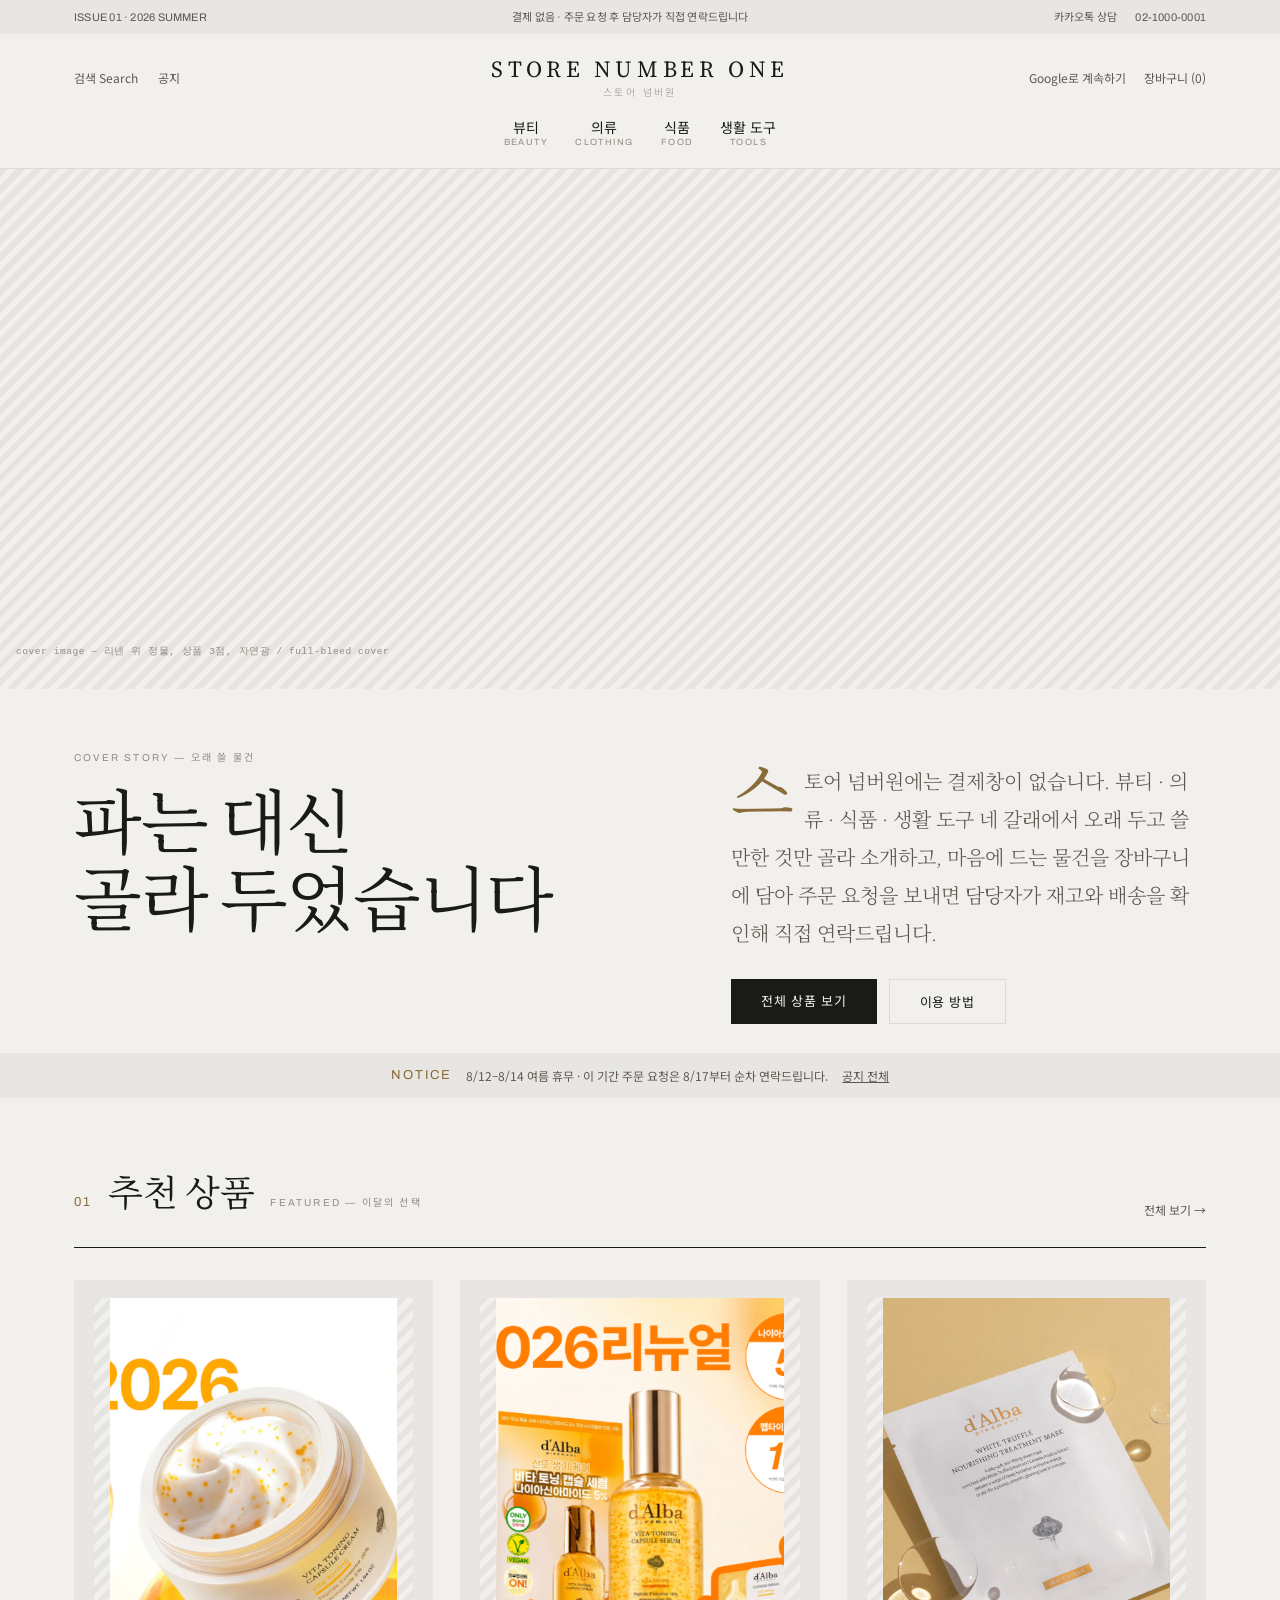
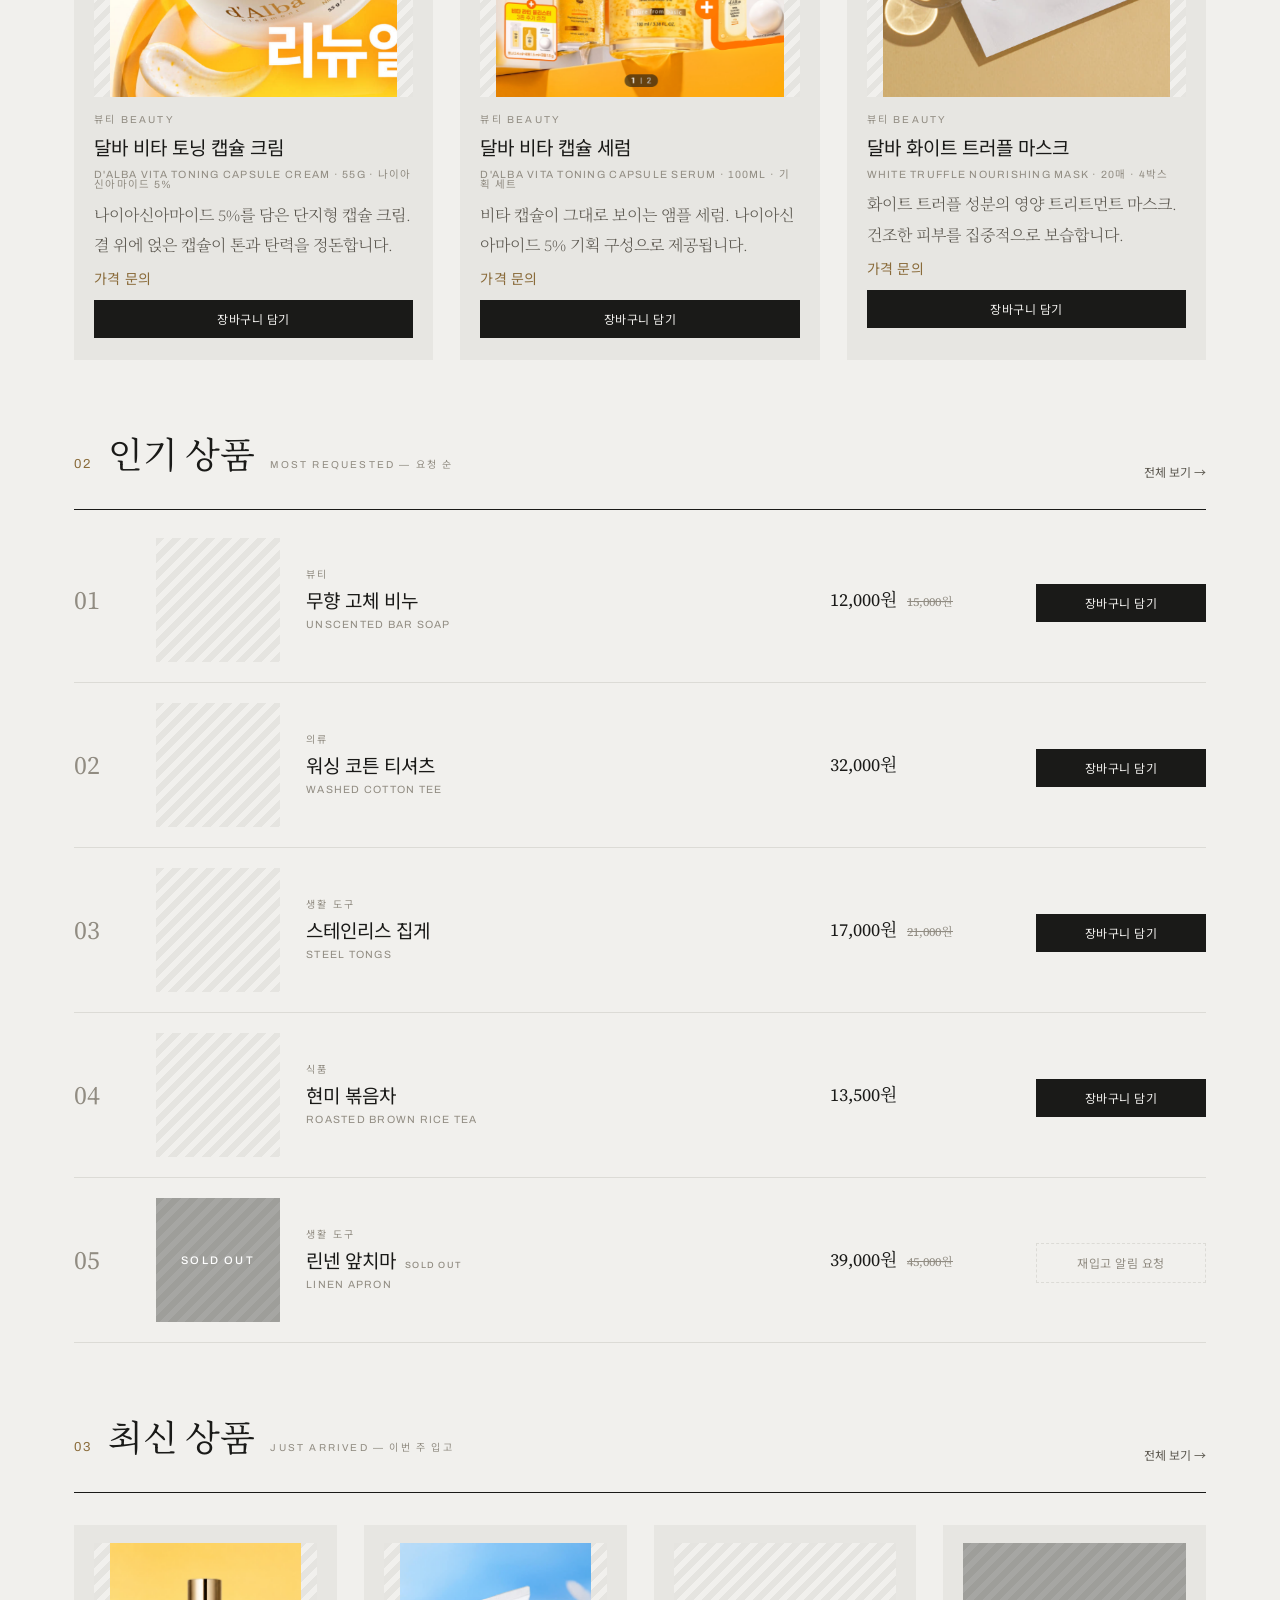
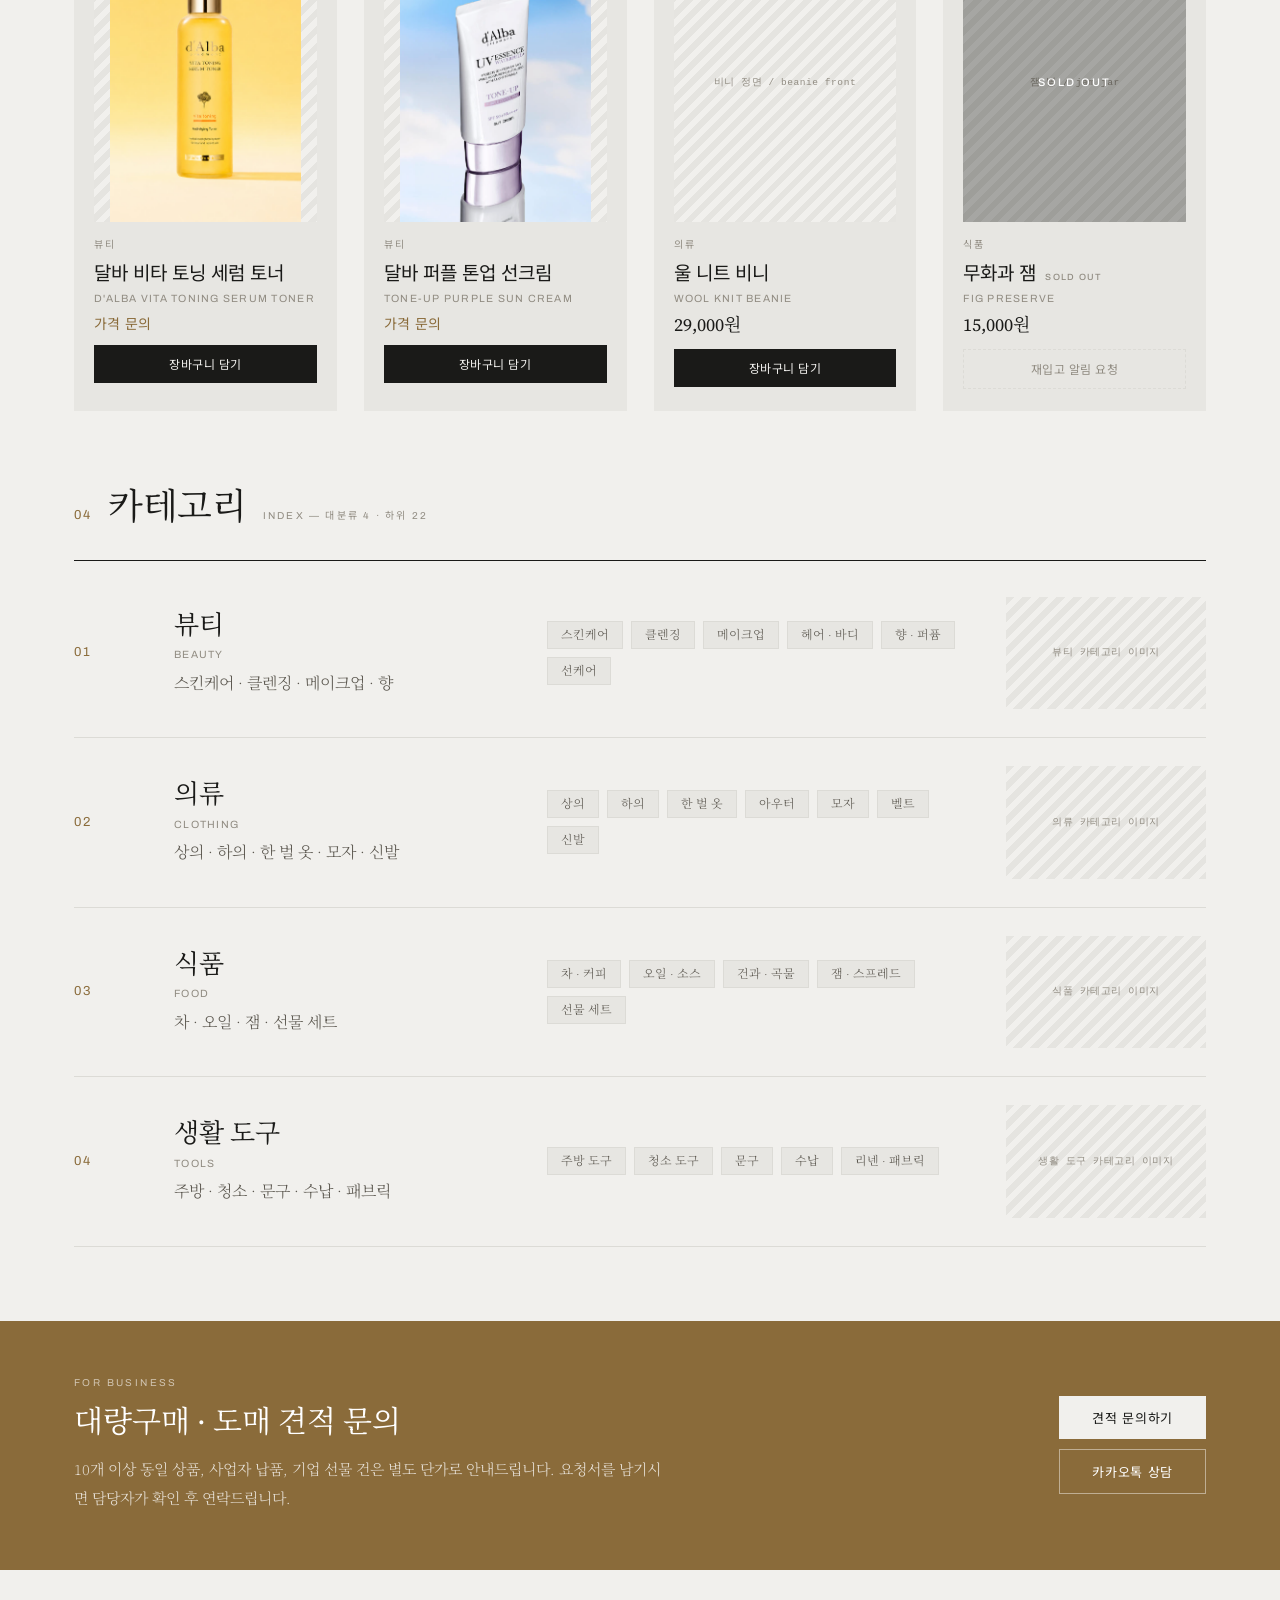
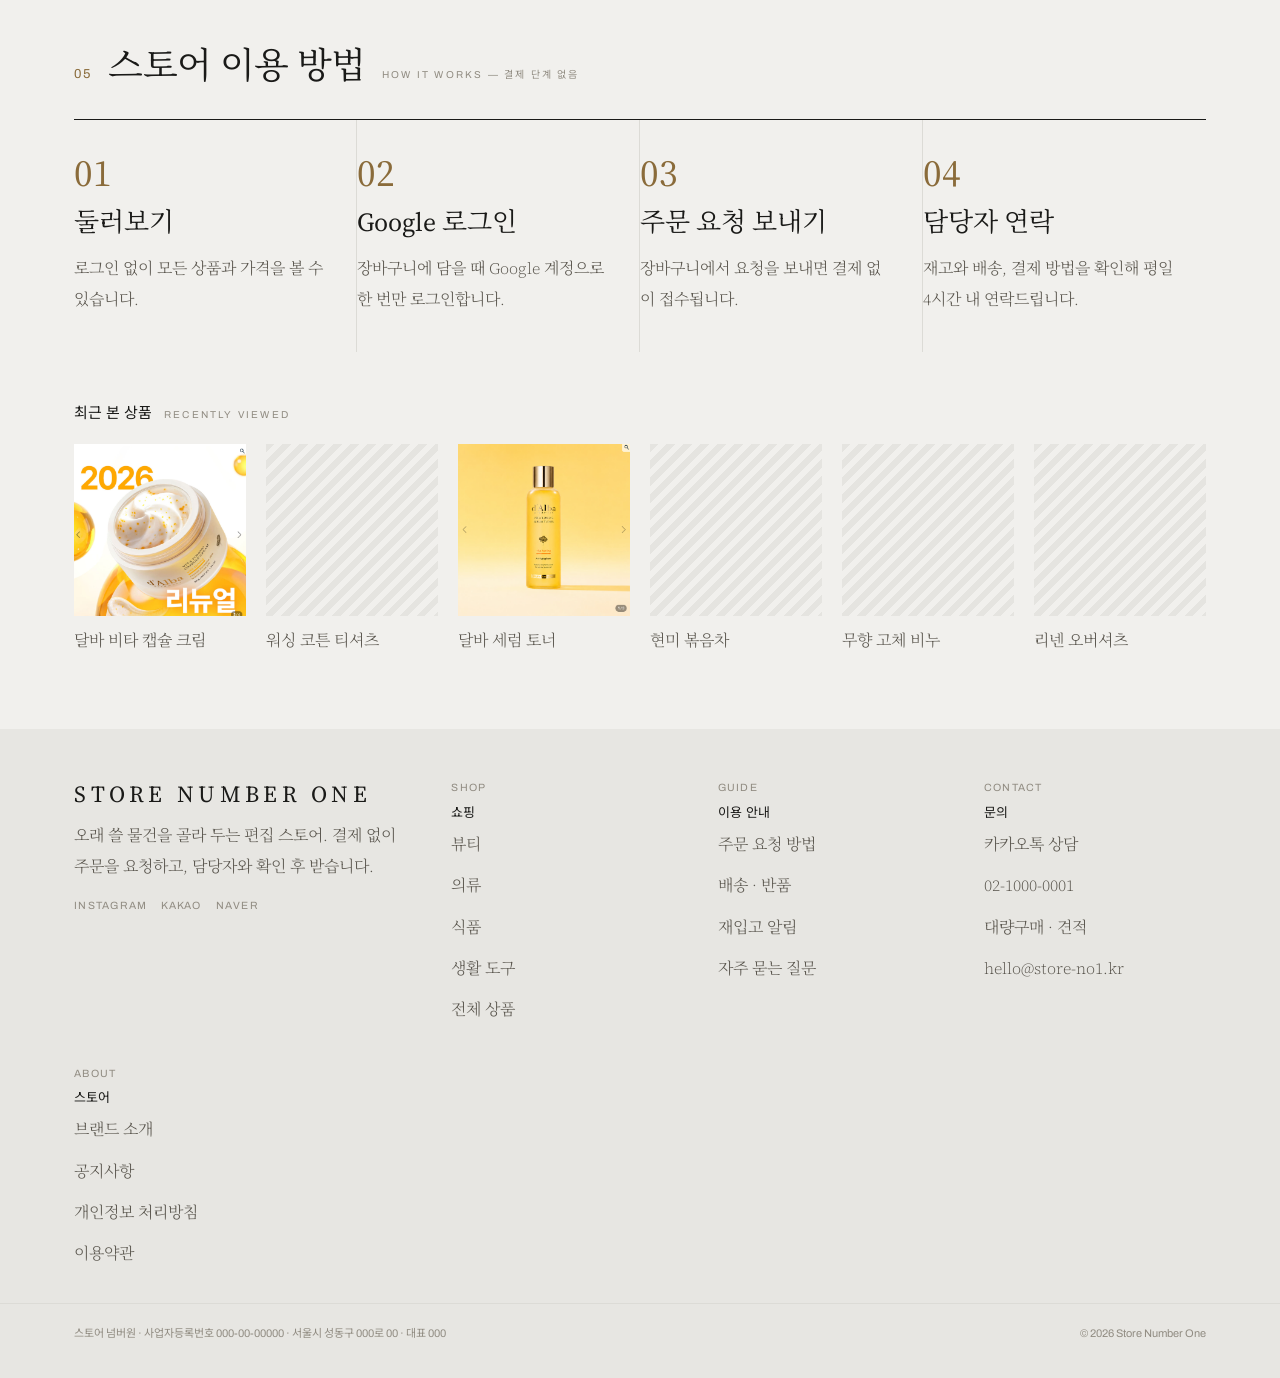
<file: web/index.html>
<!DOCTYPE html>
<html lang="ko">
<head>
<meta charset="UTF-8" />
<meta name="viewport" content="width=device-width, initial-scale=1.0" />
<title>스토어 넘버원 — STORE NUMBER ONE</title>
<meta name="description" content="오래 쓸 물건을 골라 두는 편집 스토어. 결제 없이 주문을 요청하고, 담당자와 확인 후 받습니다." />
<link rel="preconnect" href="https://fonts.googleapis.com" />
<link rel="preconnect" href="https://fonts.gstatic.com" crossorigin />
<link href="https://fonts.googleapis.com/css2?family=Source+Serif+4:ital,opsz,wght@0,8..60,300;0,8..60,400;0,8..60,500&family=Noto+Serif+KR:wght@300;400;500&family=Noto+Sans+KR:wght@300;400;500;700&family=Archivo:wght@400;500;600&display=swap" rel="stylesheet" />
<link rel="stylesheet" href="css/styles.css" />
</head>
<body>

<!-- 1) 유틸리티 바 -->
<div class="util">
  <span class="util-left">ISSUE 01 · 2026 SUMMER</span>
  <span class="util-mid">결제 없음 · 주문 요청 후 담당자가 직접 연락드립니다</span>
  <span class="util-mid-mobile">결제 없음 · 요청 후 담당자 연락</span>
  <span class="util-right"><a href="#">카카오톡 상담</a><a href="#">02-1000-0001</a></span>
</div>

<!-- 2) 마스트헤드 -->
<header class="mast">
  <div class="mast-left">
    <button class="hamburger" id="hamburger" aria-label="메뉴 열기"><span></span><span></span></button>
    <a href="#" class="utillink">검색 Search</a>
    <a href="#" class="utillink">공지</a>
  </div>
  <div class="wordmark-wrap">
    <span class="word" id="wordmark">STORE NUMBER ONE</span>
    <span class="word-sub">스토어 넘버원</span>
  </div>
  <div class="mast-right">
    <a href="#" class="utillink hide-mob js-login">Google로 계속하기</a>
    <a href="cart.html" class="utillink" id="cartLink">장바구니 (<span id="cartCount">0</span>)</a>
  </div>
</header>

<!-- 3) 카테고리 내비 (JS 렌더) -->
<nav class="navrow" id="catNav"></nav>

<!-- 4) Hero (풀블리드 커버) -->
<section>
  <div class="hero-cover">
    <span class="ph">cover image — 리넨 위 정물, 상품 3점, 자연광 / full-bleed cover</span>
  </div>
  <div class="hero-grid">
    <div class="hero-left">
      <span class="kicker">Cover story — 오래 쓸 물건</span>
      <h1 class="h1">파는 대신<br>골라 두었습니다</h1>
    </div>
    <div class="hero-right">
      <p class="lead"><span class="dropcap">스</span>토어 넘버원에는 결제창이 없습니다. 뷰티 · 의류 · 식품 · 생활 도구 네 갈래에서 오래 두고 쓸 만한 것만 골라 소개하고, 마음에 드는 물건을 장바구니에 담아 주문 요청을 보내면 담당자가 재고와 배송을 확인해 직접 연락드립니다.</p>
      <div class="hero-actions">
        <a href="#" class="btn-dark">전체 상품 보기</a>
        <a href="#" class="btn-ghost">이용 방법</a>
      </div>
    </div>
  </div>
</section>

<!-- 5) 공지 스트립 -->
<div class="notice">
  <span class="secno">NOTICE</span>
  <span>8/12–8/14 여름 휴무 · 이 기간 주문 요청은 8/17부터 순차 연락드립니다.</span>
  <a href="#">공지 전체</a>
</div>

<!-- 6) 추천 상품 (섹션 01) -->
<section class="sec">
  <div class="sechd">
    <div class="sechd-left">
      <span class="secno">01</span>
      <h2 class="h2">추천 상품</h2>
      <span class="kicker">Featured — 이달의 선택</span>
    </div>
    <a href="#" class="utillink">전체 보기 →</a>
  </div>
  <div class="grid3" id="featGrid"></div>
</section>

<!-- 7) 인기 상품 (섹션 02) -->
<section class="sec">
  <div class="sechd">
    <div class="sechd-left">
      <span class="secno">02</span>
      <h2 class="h2">인기 상품</h2>
      <span class="kicker">Most requested — 요청 순</span>
    </div>
    <a href="#" class="utillink">전체 보기 →</a>
  </div>
  <div class="poplist" id="popList"></div>
</section>

<!-- 8) 최신 상품 (섹션 03) -->
<section class="sec">
  <div class="sechd">
    <div class="sechd-left">
      <span class="secno">03</span>
      <h2 class="h2">최신 상품</h2>
      <span class="kicker">Just arrived — 이번 주 입고</span>
    </div>
    <a href="#" class="utillink">전체 보기 →</a>
  </div>
  <div class="grid" id="freshGrid"></div>
</section>

<!-- 9) 카테고리 (섹션 04) -->
<section class="sec">
  <div class="sechd">
    <div class="sechd-left">
      <span class="secno">04</span>
      <h2 class="h2">카테고리</h2>
      <span class="kicker">Index — 대분류 4 · 하위 22</span>
    </div>
  </div>
  <div class="catlist" id="catRows"></div>
</section>

<!-- 10) 대량구매 · 견적 문의 배너 -->
<section class="accent-block">
  <div class="ab-left">
    <span class="ab-kicker">For business</span>
    <h3>대량구매 · 도매 견적 문의</h3>
    <p>10개 이상 동일 상품, 사업자 납품, 기업 선물 건은 별도 단가로 안내드립니다. 요청서를 남기시면 담당자가 확인 후 연락드립니다.</p>
  </div>
  <div class="ab-right">
    <a href="#" class="ab-btn">견적 문의하기</a>
    <a href="#" class="ab-btn2">카카오톡 상담</a>
  </div>
</section>

<!-- 11) 스토어 이용 방법 (섹션 05) -->
<section class="sec">
  <div class="sechd">
    <div class="sechd-left">
      <span class="secno">05</span>
      <h2 class="h2">스토어 이용 방법</h2>
      <span class="kicker">How it works — 결제 단계 없음</span>
    </div>
  </div>
  <div class="steprow" id="stepRow" style="padding-top:0"></div>
</section>

<!-- 12) 최근 본 상품 -->
<section class="sec-tight">
  <div class="recent-hd">
    <h3>최근 본 상품</h3>
    <span class="kicker">Recently viewed</span>
  </div>
  <div class="recentgrid" id="recentGrid"></div>
</section>

<!-- 13) 푸터 -->
<footer class="foot">
  <div class="foot-brand">
    <span class="word">STORE NUMBER ONE</span>
    <span class="body">오래 쓸 물건을 골라 두는 편집 스토어. 결제 없이 주문을 요청하고, 담당자와 확인 후 받습니다.</span>
    <div class="foot-social">
      <a href="#" class="meta">INSTAGRAM</a><a href="#" class="meta">KAKAO</a><a href="#" class="meta">NAVER</a>
    </div>
  </div>
  <!-- 링크 컬럼 (JS 렌더) — foot-brand 뒤에 삽입 -->
  <div class="foot-cols-holder" id="footCols" style="display:contents"></div>
</footer>
<div class="footbar">
  <span>스토어 넘버원 · 사업자등록번호 000-00-00000 · 서울시 성동구 000로 00 · 대표 000</span>
  <span>© 2026 Store Number One</span>
</div>

<!-- 로그인 유도 모달 -->
<div class="modal-back" id="loginModal">
  <div class="modal">
    <span class="kicker">Members only</span>
    <h3>Google 로그인이 필요해요</h3>
    <p>장바구니에 담고 주문을 요청하려면 Google 계정으로 한 번만 로그인하면 됩니다. 결제 단계는 없습니다.</p>
    <button class="btn-dark" id="doLogin">Google로 계속하기</button>
    <button class="modal-close" id="closeLogin">다음에 하기</button>
  </div>
</div>

<!-- 모바일 메뉴 -->
<div class="mobmenu-back" id="mobMenuBack">
  <nav class="mobmenu" id="mobMenu"><h4>STORE Nº1</h4></nav>
</div>

<!-- 담김 토스트 -->
<div class="toast" id="toast"></div>

<script src="js/data.js"></script>
<script src="js/cart-store.js"></script>
<script src="js/auth-store.js"></script>
<script src="js/app.js"></script>
</body>
</html>
</file>
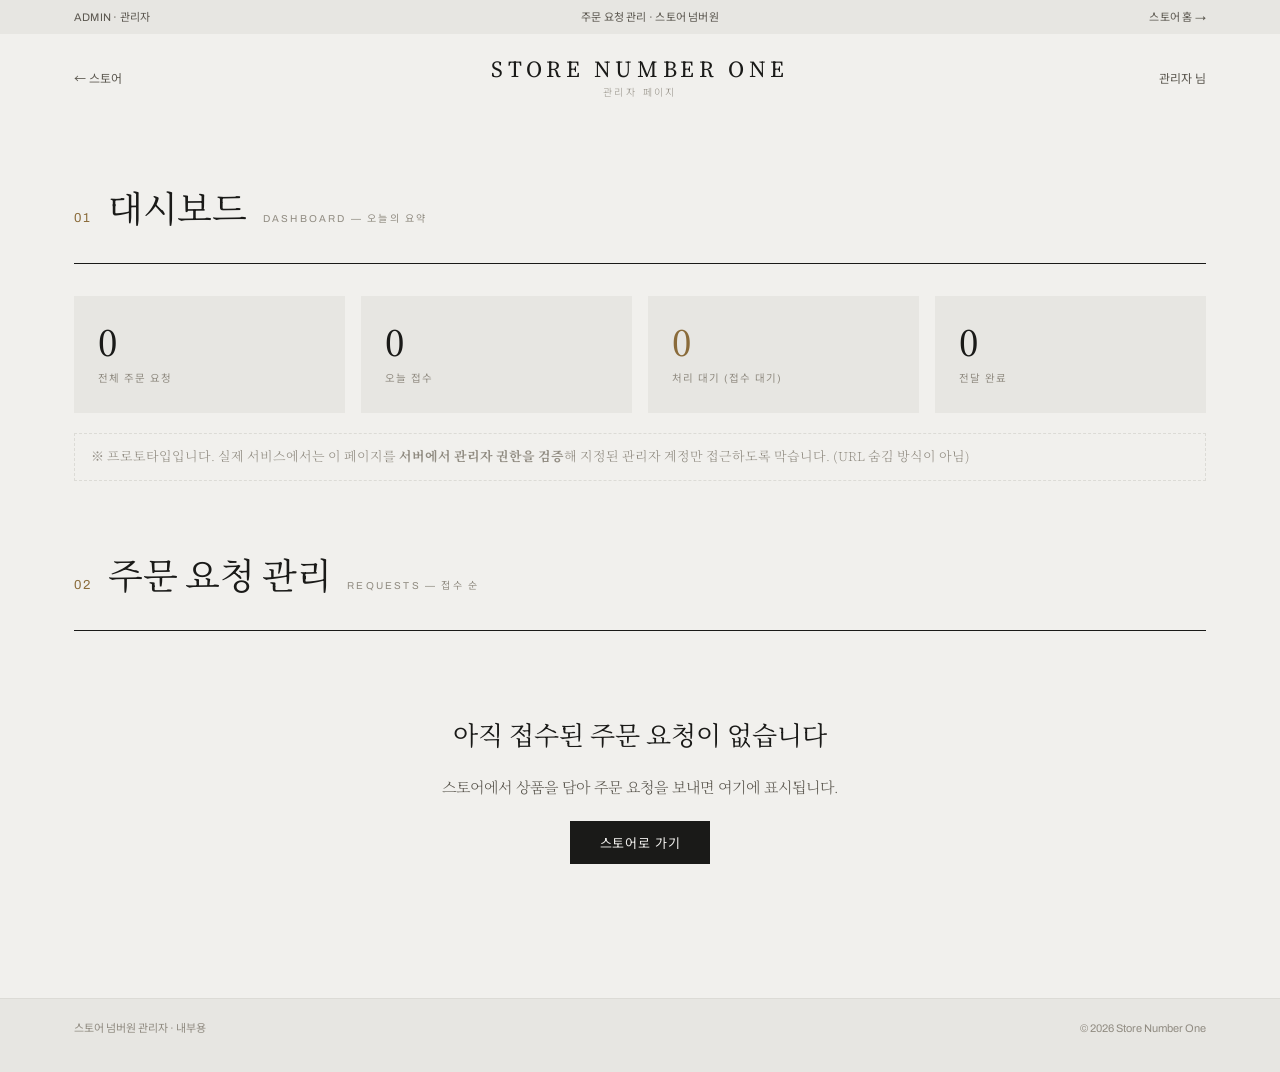
<file: web/admin.html>
<!DOCTYPE html>
<html lang="ko">
<head>
<meta charset="UTF-8" />
<meta name="viewport" content="width=device-width, initial-scale=1.0" />
<title>관리자 — 스토어 넘버원</title>
<link rel="preconnect" href="https://fonts.googleapis.com" />
<link rel="preconnect" href="https://fonts.gstatic.com" crossorigin />
<link href="https://fonts.googleapis.com/css2?family=Source+Serif+4:ital,opsz,wght@0,8..60,300;0,8..60,400;0,8..60,500&family=Noto+Serif+KR:wght@300;400;500&family=Noto+Sans+KR:wght@300;400;500;700&family=Archivo:wght@400;500;600&display=swap" rel="stylesheet" />
<link rel="stylesheet" href="css/styles.css" />
</head>
<body>

<div class="util">
  <span class="util-left">ADMIN · 관리자</span>
  <span class="util-mid">주문 요청 관리 · 스토어 넘버원</span>
  <span class="util-mid-mobile">관리자 · 주문 요청 관리</span>
  <span class="util-right"><a href="index.html">스토어 홈 →</a></span>
</div>

<header class="mast">
  <div class="mast-left"><a href="index.html" class="utillink">← 스토어</a></div>
  <div class="wordmark-wrap">
    <span class="word">STORE NUMBER ONE</span>
    <span class="word-sub">관리자 페이지</span>
  </div>
  <div class="mast-right"><span class="utillink">관리자 님</span></div>
</header>

<!-- 대시보드 -->
<section class="sec">
  <div class="sechd">
    <div class="sechd-left">
      <span class="secno">01</span>
      <h2 class="h2">대시보드</h2>
      <span class="kicker">Dashboard — 오늘의 요약</span>
    </div>
  </div>
  <div class="admin-metrics" id="metrics"></div>
  <p class="admin-note">※ 프로토타입입니다. 실제 서비스에서는 이 페이지를 <strong>서버에서 관리자 권한을 검증</strong>해 지정된 관리자 계정만 접근하도록 막습니다. (URL 숨김 방식이 아님)</p>
</section>

<!-- 주문 요청 관리 -->
<section class="sec">
  <div class="sechd">
    <div class="sechd-left">
      <span class="secno">02</span>
      <h2 class="h2">주문 요청 관리</h2>
      <span class="kicker">Requests — 접수 순</span>
    </div>
  </div>
  <div class="orders" id="orders"></div>
</section>

<div class="footbar" style="margin-top:74px">
  <span>스토어 넘버원 관리자 · 내부용</span>
  <span>© 2026 Store Number One</span>
</div>

<div class="toast" id="toast"></div>

<script src="js/orders-store.js"></script>
<script src="js/admin.js"></script>
</body>
</html>
</file>
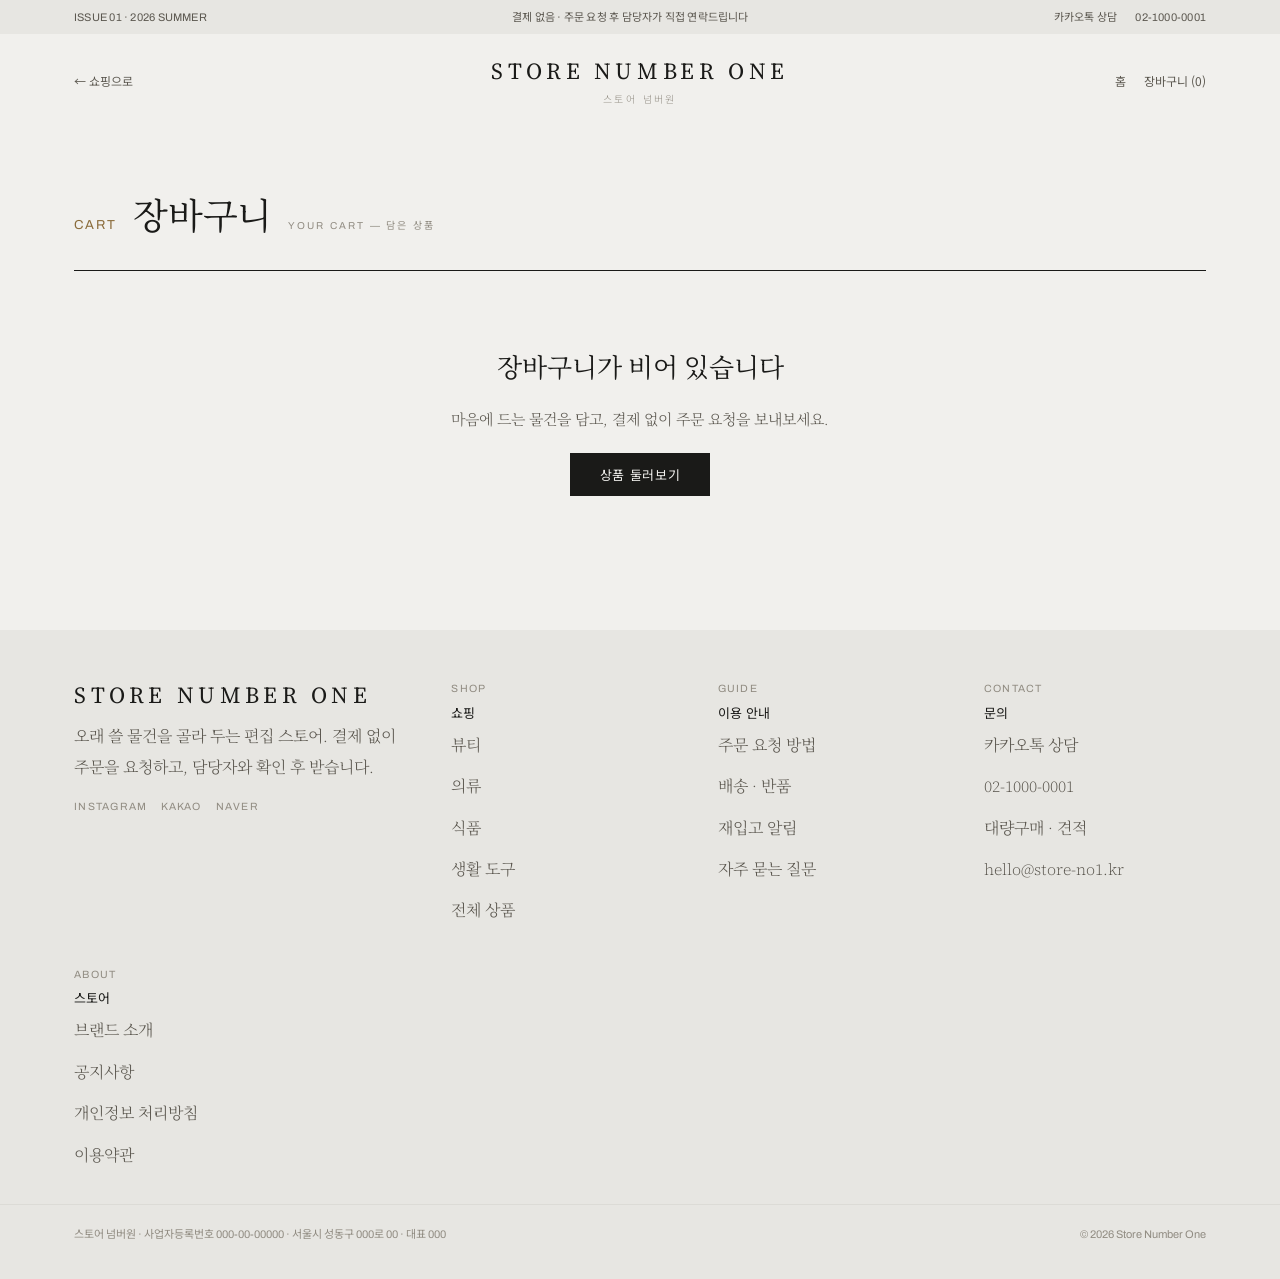
<file: web/cart.html>
<!DOCTYPE html>
<html lang="ko">
<head>
<meta charset="UTF-8" />
<meta name="viewport" content="width=device-width, initial-scale=1.0" />
<title>장바구니 — 스토어 넘버원</title>
<link rel="preconnect" href="https://fonts.googleapis.com" />
<link rel="preconnect" href="https://fonts.gstatic.com" crossorigin />
<link href="https://fonts.googleapis.com/css2?family=Source+Serif+4:ital,opsz,wght@0,8..60,300;0,8..60,400;0,8..60,500&family=Noto+Serif+KR:wght@300;400;500&family=Noto+Sans+KR:wght@300;400;500;700&family=Archivo:wght@400;500;600&display=swap" rel="stylesheet" />
<link rel="stylesheet" href="css/styles.css" />
</head>
<body>

<!-- 유틸리티 바 -->
<div class="util">
  <span class="util-left">ISSUE 01 · 2026 SUMMER</span>
  <span class="util-mid">결제 없음 · 주문 요청 후 담당자가 직접 연락드립니다</span>
  <span class="util-mid-mobile">결제 없음 · 요청 후 담당자 연락</span>
  <span class="util-right"><a href="#">카카오톡 상담</a><a href="#">02-1000-0001</a></span>
</div>

<!-- 마스트헤드 -->
<header class="mast">
  <div class="mast-left">
    <a href="index.html" class="utillink">← 쇼핑으로</a>
  </div>
  <div class="wordmark-wrap">
    <a href="index.html"><span class="word">STORE NUMBER ONE</span></a>
    <span class="word-sub">스토어 넘버원</span>
  </div>
  <div class="mast-right">
    <a href="index.html" class="utillink">홈</a>
    <a href="cart.html" class="utillink" id="cartLink">장바구니 (<span id="cartCount">0</span>)</a>
  </div>
</header>

<!-- 장바구니 -->
<section class="sec" id="cartSection">
  <div class="sechd">
    <div class="sechd-left">
      <span class="secno">CART</span>
      <h2 class="h2">장바구니</h2>
      <span class="kicker">Your cart — 담은 상품</span>
    </div>
  </div>
  <div id="cartBody"></div>
</section>

<!-- 푸터 -->
<footer class="foot" style="margin-top:74px">
  <div class="foot-brand">
    <span class="word">STORE NUMBER ONE</span>
    <span class="body">오래 쓸 물건을 골라 두는 편집 스토어. 결제 없이 주문을 요청하고, 담당자와 확인 후 받습니다.</span>
    <div class="foot-social">
      <a href="#" class="meta">INSTAGRAM</a><a href="#" class="meta">KAKAO</a><a href="#" class="meta">NAVER</a>
    </div>
  </div>
  <div id="footCols" style="display:contents"></div>
</footer>
<div class="footbar">
  <span>스토어 넘버원 · 사업자등록번호 000-00-00000 · 서울시 성동구 000로 00 · 대표 000</span>
  <span>© 2026 Store Number One</span>
</div>

<!-- 담김/알림 토스트 -->
<div class="toast" id="toast"></div>

<script src="js/data.js"></script>
<script src="js/cart-store.js"></script>
<script src="js/cart.js"></script>
</body>
</html>
</file>
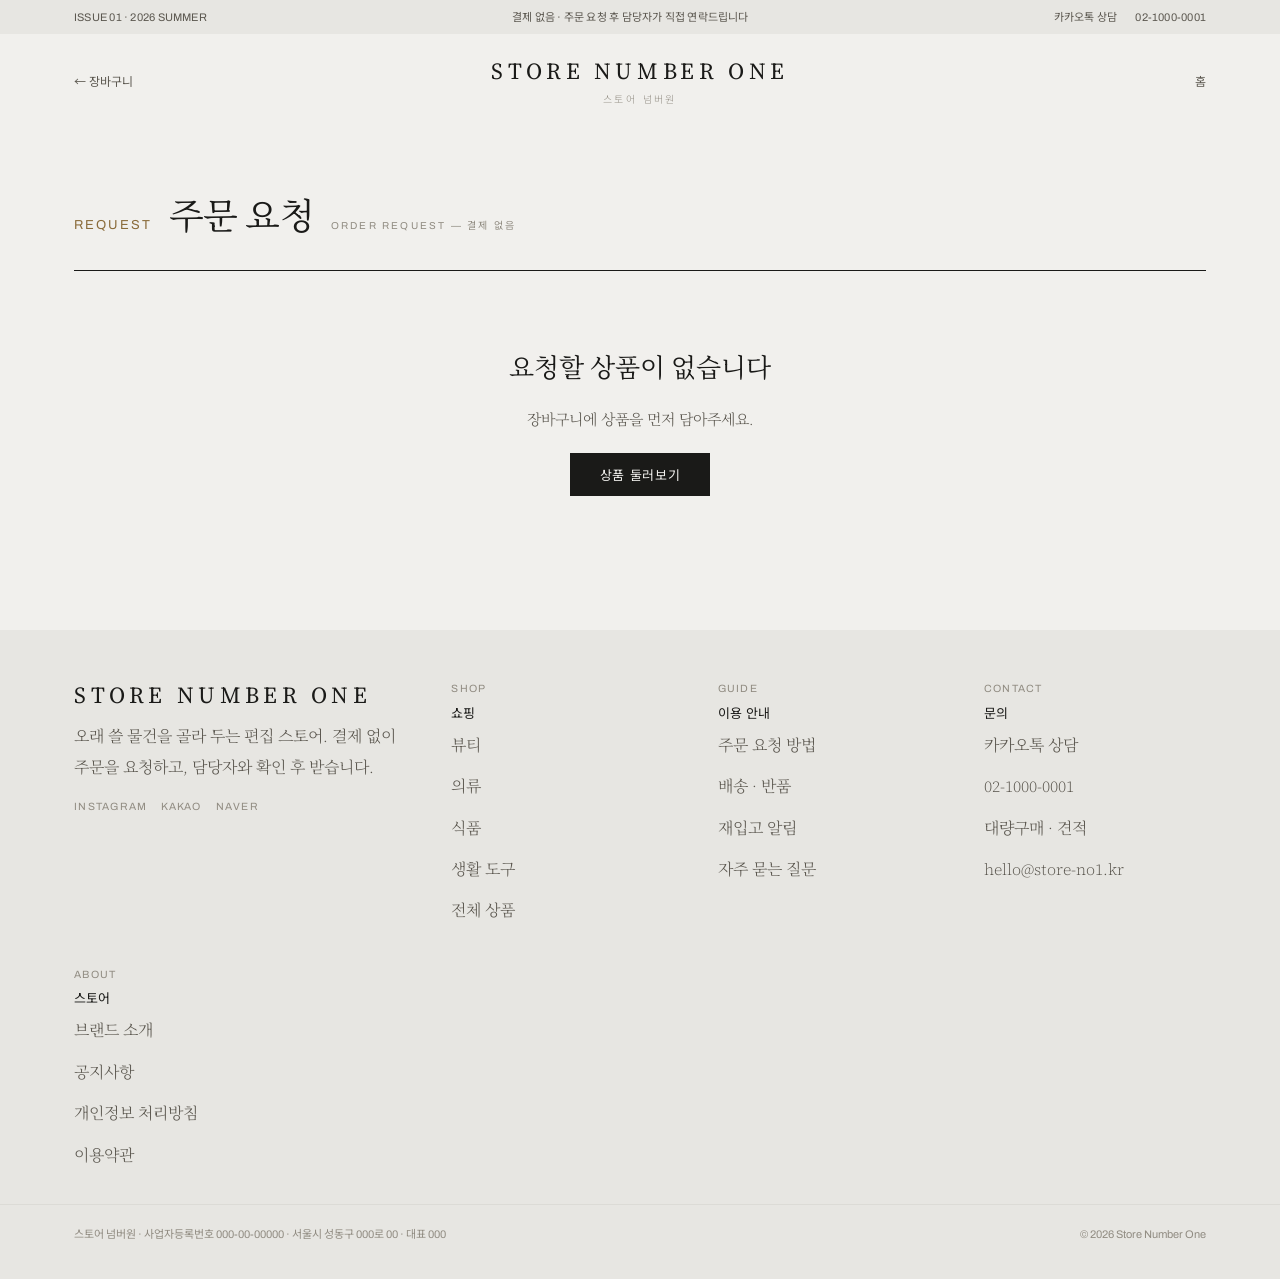
<file: web/order.html>
<!DOCTYPE html>
<html lang="ko">
<head>
<meta charset="UTF-8" />
<meta name="viewport" content="width=device-width, initial-scale=1.0" />
<title>주문 요청 — 스토어 넘버원</title>
<link rel="preconnect" href="https://fonts.googleapis.com" />
<link rel="preconnect" href="https://fonts.gstatic.com" crossorigin />
<link href="https://fonts.googleapis.com/css2?family=Source+Serif+4:ital,opsz,wght@0,8..60,300;0,8..60,400;0,8..60,500&family=Noto+Serif+KR:wght@300;400;500&family=Noto+Sans+KR:wght@300;400;500;700&family=Archivo:wght@400;500;600&display=swap" rel="stylesheet" />
<link rel="stylesheet" href="css/styles.css" />
</head>
<body>

<div class="util">
  <span class="util-left">ISSUE 01 · 2026 SUMMER</span>
  <span class="util-mid">결제 없음 · 주문 요청 후 담당자가 직접 연락드립니다</span>
  <span class="util-mid-mobile">결제 없음 · 요청 후 담당자 연락</span>
  <span class="util-right"><a href="#">카카오톡 상담</a><a href="#">02-1000-0001</a></span>
</div>

<header class="mast">
  <div class="mast-left"><a href="cart.html" class="utillink">← 장바구니</a></div>
  <div class="wordmark-wrap">
    <a href="index.html"><span class="word">STORE NUMBER ONE</span></a>
    <span class="word-sub">스토어 넘버원</span>
  </div>
  <div class="mast-right"><a href="index.html" class="utillink">홈</a></div>
</header>

<section class="sec" id="orderSection">
  <div class="sechd">
    <div class="sechd-left">
      <span class="secno">REQUEST</span>
      <h2 class="h2">주문 요청</h2>
      <span class="kicker">Order request — 결제 없음</span>
    </div>
  </div>
  <div id="orderBody"></div>
</section>

<footer class="foot" style="margin-top:74px">
  <div class="foot-brand">
    <span class="word">STORE NUMBER ONE</span>
    <span class="body">오래 쓸 물건을 골라 두는 편집 스토어. 결제 없이 주문을 요청하고, 담당자와 확인 후 받습니다.</span>
    <div class="foot-social"><a href="#" class="meta">INSTAGRAM</a><a href="#" class="meta">KAKAO</a><a href="#" class="meta">NAVER</a></div>
  </div>
  <div id="footCols" style="display:contents"></div>
</footer>
<div class="footbar">
  <span>스토어 넘버원 · 사업자등록번호 000-00-00000 · 서울시 성동구 000로 00 · 대표 000</span>
  <span>© 2026 Store Number One</span>
</div>

<div class="toast" id="toast"></div>

<script src="js/data.js"></script>
<script src="js/cart-store.js"></script>
<script src="js/auth-store.js"></script>
<script src="js/orders-store.js"></script>
<script src="js/order.js"></script>
</body>
</html>
</file>
<file: web/css/styles.css>
/* =====================================================================
   스토어 넘버원 — 홈 스타일
   디자인 원본(스토어 넘버원 홈.dc.html)의 확정값을 그대로 옮김.
   확정 조합: 그레이 종이톤 / 액센트 #8A6B3A / Source Serif / 1.2× / 압축밀도
   / 풀블리드 커버 / 패널 카드 / 채움 CTA / 이미지 오버레이 품절 / 4열 / 4:5
   border-radius 는 전 요소 0. 그림자는 드롭다운만.
   ===================================================================== */

:root {
  --paper:#F1F0ED; --panel:#E7E6E2; --line:#DCDBD6; --img2:#E5E4E0;
  --ink:#1A1A18; --sub:#5C5850; --muted:#918C82; --accent:#8A6B3A;
  --fH:'Source Serif 4','Noto Serif KR',serif;   /* 제목/디스플레이 */
  --fB:'Source Serif 4','Noto Serif KR',serif;   /* 본문(세리프)   */
  --fS:Archivo,'Noto Sans KR',sans-serif;        /* 메타/영문 라벨 */
  --fK:'Noto Sans KR',sans-serif;                /* 한글 UI       */
  --pad:74px;                                     /* 페이지 좌우 패딩 */
}

* { margin:0; padding:0; box-sizing:border-box; border-radius:0; }
html { scroll-behavior:smooth; }
body {
  background:var(--paper); color:var(--sub);
  font:300 16px/1.9 var(--fB);
  -webkit-font-smoothing:antialiased; text-rendering:optimizeLegibility;
}
a { color:inherit; text-decoration:none; }
img { display:block; max-width:100%; }
button { font-family:inherit; cursor:pointer; }

/* ── 타이포 역할 ─────────────────────────────────────────────── */
.h1 { margin:0; font:400 70px/1.1 var(--fH); letter-spacing:-.02em; color:var(--ink); text-wrap:pretty; }
.h2 { margin:0; font:400 36px/1.22 var(--fH); letter-spacing:-.01em; color:var(--ink); }
.h3 { margin:0; font:400 26px/1.35 var(--fH); color:var(--ink); }
.lead { margin:0; font:300 20px/1.9 var(--fB); color:var(--sub); text-wrap:pretty; }
.body { margin:0; font:300 16px/1.9 var(--fB); color:var(--sub); }
.kicker { font:400 10px/1 var(--fS); letter-spacing:.22em; text-transform:uppercase; color:var(--muted); }
.meta { font:400 10.5px/1 var(--fS); letter-spacing:.12em; text-transform:uppercase; color:var(--muted); }
.secno { font:400 13px/1 var(--fS); letter-spacing:.16em; color:var(--accent); }

/* ── 유틸리티 바 ─────────────────────────────────────────────── */
.util {
  display:flex; align-items:center; justify-content:space-between;
  padding:0 var(--pad); height:34px; background:var(--panel);
  font:400 11px/1 var(--fS); letter-spacing:.02em; color:var(--sub);
}
.util .util-right { display:flex; gap:18px; }
.util-mid-mobile { display:none; }

/* ── 마스트헤드 ──────────────────────────────────────────────── */
.mast {
  display:grid; grid-template-columns:1fr auto 1fr; align-items:center;
  padding:24px var(--pad) 17px;
}
.mast-left { display:flex; gap:20px; align-items:center; }
.mast-right { display:flex; gap:18px; align-items:center; justify-content:flex-end; }
.wordmark-wrap { display:flex; flex-direction:column; align-items:center; gap:6px; }
.word { font:400 23px/1 var(--fH); letter-spacing:.2em; color:var(--ink); }
.word-sub { font:300 10px/1 var(--fK); letter-spacing:.24em; color:var(--muted); }
.utillink { font:400 12px/1 var(--fK); color:var(--sub); background:none; border:none; }
.utillink:hover { color:var(--ink); }
.hamburger { display:none; }

/* ── 카테고리 내비 (hover 드롭다운) ──────────────────────────── */
.navrow {
  display:flex; justify-content:center; gap:27px;
  padding:0 var(--pad) 15px; border-bottom:1px solid var(--line); position:relative;
}
.navitem { position:relative; padding:6px 0; }
.navlabel { display:flex; flex-direction:column; align-items:center; gap:4px; cursor:pointer; }
.navko { font:400 14px/1 var(--fK); color:var(--ink); }
.naven { font:400 9px/1 var(--fS); letter-spacing:.16em; text-transform:uppercase; color:var(--muted); }
.drop {
  position:absolute; top:100%; left:50%; transform:translateX(-50%);
  min-width:190px; background:var(--paper); border:1px solid var(--line);
  padding:13px 0; display:none; flex-direction:column; z-index:30;
  box-shadow:0 14px 34px rgba(26,26,24,.09);
}
.navitem:hover .drop, .navitem:focus-within .drop { display:flex; }
.dropitem { padding:8px 22px; font:400 13px/1.2 var(--fB); color:var(--sub); white-space:nowrap; }
.dropitem:hover { background:var(--panel); color:var(--ink); }

/* ── Hero (풀블리드 커버) ────────────────────────────────────── */
.hero-cover {
  aspect-ratio:16/6.5; background:repeating-linear-gradient(135deg,var(--img2) 0 6px,var(--paper) 6px 12px);
  display:flex; align-items:flex-end; padding:0 16px 30px; position:relative;
}
.hero-cover .ph { text-align:left; }
.hero-grid {
  display:grid; grid-template-columns:1.25fr 1fr; gap:64px;
  padding:64px var(--pad) 0; align-items:start;
}
.hero-left { display:flex; flex-direction:column; gap:22px; }
.hero-right { display:flex; flex-direction:column; gap:20px; padding-top:10px; }
.hero-actions { display:flex; gap:12px; padding-top:6px; }
.dropcap { float:left; font:400 65px/.82 var(--fH); color:var(--accent); padding:4px 10px 0 0; }

/* 버튼 */
.btn-dark { padding:15px 30px; background:var(--ink); color:var(--paper); font:400 13px/1 var(--fK); letter-spacing:.05em; text-align:center; border:none; }
.btn-dark:hover { background:var(--accent); }
.btn-ghost { padding:15px 30px; border:1px solid var(--line); color:var(--ink); font:400 13px/1 var(--fK); letter-spacing:.05em; text-align:center; background:none; }
.btn-ghost:hover { border-color:var(--ink); }

/* ── 공지 스트립 ─────────────────────────────────────────────── */
.notice {
  display:flex; align-items:center; justify-content:center; gap:14px;
  padding:16px var(--pad); background:var(--panel);
  font:400 12px/1 var(--fK); color:var(--sub); margin-top:29px; text-align:center;
}
.notice a { color:var(--sub); text-decoration:underline; }

/* ── 섹션 공통 ───────────────────────────────────────────────── */
.sec { padding:74px var(--pad) 0; }
.sechd { display:flex; align-items:flex-end; justify-content:space-between; padding-bottom:31px; border-bottom:1px solid var(--ink); gap:16px; }
.sechd-left { display:flex; align-items:baseline; gap:16px; flex-wrap:wrap; }

/* 이미지 플레이스홀더 / 실사진 공통 래퍼 */
.imgbox {
  aspect-ratio:4/5; background:repeating-linear-gradient(135deg,var(--img2) 0 6px,var(--paper) 6px 12px);
  display:flex; align-items:center; justify-content:center; text-align:center;
  padding:0 16px; position:relative; overflow:hidden;
}
.imgbox img { width:100%; height:100%; object-fit:cover; }
.ph { font:400 9.5px/1.6 ui-monospace,Menlo,monospace; letter-spacing:.06em; color:var(--muted); }
.overlay {
  position:absolute; inset:0; display:flex; align-items:center; justify-content:center;
  background:rgba(26,26,24,.35); color:#fff; font:500 11px/1 var(--fS); letter-spacing:.2em;
}

/* ── 상품 카드 (패널) ────────────────────────────────────────── */
.grid { display:grid; grid-template-columns:repeat(4,1fr); gap:39px 27px; padding-top:32px; }
.grid3 { display:grid; grid-template-columns:repeat(3,1fr); gap:39px 27px; padding-top:32px; }
.card { display:flex; flex-direction:column; background:var(--panel); }
.card-imgpad { padding:18px 20px 0; }
.card-body { padding:18px 20px 22px; display:flex; flex-direction:column; gap:9px; }
.card-namerow { display:flex; align-items:baseline; gap:9px; flex-wrap:wrap; }
.name { font:400 19px/1.4 var(--fK); color:var(--ink); }
.price-row { display:flex; align-items:baseline; gap:9px; padding-top:2px; }
.price { font:400 18px/1 var(--fB); color:var(--ink); }
.was { font:400 12px/1 var(--fB); color:var(--muted); text-decoration:line-through; }
.price-ask { font:400 14px/1 var(--fK); color:var(--accent); letter-spacing:.02em; }
.sold-label { font:500 9px/1 var(--fS); letter-spacing:.14em; color:var(--muted); }
.cta { margin-top:6px; padding:13px 0; background:var(--ink); border:none; color:var(--paper); font:400 12px/1 var(--fK); letter-spacing:.04em; text-align:center; }
.cta:hover { background:var(--accent); }
.cta-sold { margin-top:6px; padding:13px 0; background:transparent; border:1px dashed var(--line); color:var(--muted); font:400 12px/1 var(--fK); letter-spacing:.04em; text-align:center; }

/* ── 인기 상품 (리스트) ──────────────────────────────────────── */
.poplist { display:flex; flex-direction:column; padding-top:8px; }
.rankrow { display:grid; grid-template-columns:56px 124px 1fr 180px 170px; align-items:center; gap:26px; padding:20px 0; border-bottom:1px solid var(--line); }
.rankno { font:400 26px/1 var(--fH); color:var(--muted); }
.rankimg { aspect-ratio:1/1; position:relative; overflow:hidden; background:repeating-linear-gradient(135deg,var(--img2) 0 6px,var(--paper) 6px 12px); }
.rankimg img { width:100%; height:100%; object-fit:cover; }
.rank-info { display:flex; flex-direction:column; gap:7px; }
.rank-price { display:flex; align-items:baseline; gap:10px; }

/* ── 카테고리 (섹션 04) ──────────────────────────────────────── */
.catlist { display:flex; flex-direction:column; padding-top:8px; }
.catrow { display:grid; grid-template-columns:70px 1fr 1.25fr 200px; align-items:center; gap:30px; padding:28px 0; border-bottom:1px solid var(--line); }
.cat-info { display:flex; flex-direction:column; gap:7px; }
.chips { display:flex; flex-wrap:wrap; gap:8px; align-content:flex-start; }
.chip { padding:7px 13px; border:1px solid var(--line); background:var(--panel); font:300 12px/1 var(--fB); color:var(--sub); }
.chip:hover { border-color:var(--ink); color:var(--ink); }
.catrow .imgbox { aspect-ratio:16/9; }

/* ── 대량구매 배너 ───────────────────────────────────────────── */
.accent-block { padding:57px var(--pad); background:var(--accent); display:flex; align-items:center; justify-content:space-between; gap:56px; margin-top:74px; }
.accent-block .ab-kicker { font:400 10px/1 var(--fS); letter-spacing:.24em; text-transform:uppercase; color:rgba(255,255,255,.6); }
.accent-block h3 { margin:0; font:400 30px/1.35 var(--fH); color:#fff; }
.accent-block p { margin:0; max-width:40em; font:300 15px/1.9 var(--fB); color:rgba(255,255,255,.78); }
.ab-left { display:flex; flex-direction:column; gap:14px; }
.ab-right { display:flex; flex-direction:column; gap:10px; flex:none; }
.ab-btn { padding:15px 32px; background:var(--paper); color:var(--ink); font:400 13px/1 var(--fK); letter-spacing:.05em; text-align:center; }
.ab-btn2 { padding:15px 32px; border:1px solid rgba(255,255,255,.45); color:#fff; font:400 13px/1 var(--fK); letter-spacing:.05em; text-align:center; }

/* ── 이용 방법 (섹션 05) ─────────────────────────────────────── */
.steprow { display:grid; grid-template-columns:repeat(4,1fr); }
.step { display:flex; flex-direction:column; gap:13px; padding:34px 30px 38px 0; border-right:1px solid var(--line); }
.step:last-child { border-right:none; }
.stepno { font:400 38px/1 var(--fH); color:var(--accent); }

/* ── 최근 본 상품 ────────────────────────────────────────────── */
.sec-tight { padding:52px var(--pad) 0; }
.recent-hd { display:flex; align-items:baseline; gap:12px; padding-bottom:24px; }
.recent-hd h3 { margin:0; font:400 15px/1 var(--fK); color:var(--ink); }
.recentgrid { display:grid; grid-template-columns:repeat(6,1fr); gap:20px; }
.recent-item { display:flex; flex-direction:column; gap:9px; }
.recent-item .imgbox { aspect-ratio:1/1; padding:0; }

/* ── 푸터 ────────────────────────────────────────────────────── */
.foot { margin-top:74px; padding:54px var(--pad) 34px; background:var(--panel); display:grid; grid-template-columns:1.5fr 1fr 1fr 1fr; gap:44px; }
.foot-brand { display:flex; flex-direction:column; gap:14px; }
.foot-social { display:flex; gap:14px; padding-top:6px; }
.foot-col { display:flex; flex-direction:column; gap:11px; }
.foot-col-ko { font:400 13px/1 var(--fK); color:var(--ink); }
.foot-col a.body:hover { color:var(--ink); }
.footbar { padding:20px var(--pad) 34px; background:var(--panel); border-top:1px solid var(--line); display:flex; justify-content:space-between; gap:16px; font:400 11px/1.8 var(--fS); color:var(--muted); }

/* ── 로그인 유도 모달 ────────────────────────────────────────── */
.modal-back { position:fixed; inset:0; background:rgba(26,26,24,.45); display:none; align-items:center; justify-content:center; z-index:100; padding:22px; }
.modal-back.open { display:flex; }
.modal { background:var(--paper); border:1px solid var(--line); max-width:420px; width:100%; padding:44px 40px 40px; text-align:center; }
.modal .kicker { display:block; margin-bottom:14px; }
.modal h3 { margin:0 0 12px; font:400 26px/1.3 var(--fH); color:var(--ink); }
.modal p { margin:0 0 26px; font:300 15px/1.8 var(--fB); color:var(--sub); }
.modal .btn-dark { width:100%; padding:15px 0; }
.modal .modal-close { margin-top:14px; background:none; border:none; font:400 12px/1 var(--fK); color:var(--muted); text-decoration:underline; }

/* 담김 토스트 */
.toast { position:fixed; left:50%; bottom:32px; transform:translateX(-50%); background:var(--ink); color:var(--paper); font:400 13px/1 var(--fK); letter-spacing:.03em; padding:15px 26px; z-index:120; opacity:0; transition:opacity .18s ease; pointer-events:none; }
.toast.show { opacity:1; }

/* ── 모바일 메뉴 오버레이 ────────────────────────────────────── */
.mobmenu-back { position:fixed; inset:0; background:rgba(26,26,24,.45); display:none; z-index:110; }
.mobmenu-back.open { display:block; }
.mobmenu { position:absolute; top:0; left:0; width:78%; max-width:320px; height:100%; background:var(--paper); border-right:1px solid var(--line); padding:26px 22px; overflow-y:auto; }
.mobmenu h4 { margin:0 0 18px; font:400 16px/1 var(--fH); letter-spacing:.2em; color:var(--ink); }
.mobmenu .mm-cat { padding:16px 0; border-bottom:1px solid var(--line); }
.mobmenu .mm-cat > span { font:400 15px/1 var(--fK); color:var(--ink); }
.mobmenu .mm-sub { display:flex; flex-wrap:wrap; gap:7px; margin-top:12px; }
.mobmenu .mm-sub a { font:300 12px/1 var(--fB); color:var(--sub); padding:6px 11px; border:1px solid var(--line); }

/* =====================================================================
   반응형 — 태블릿(≤1024) / 모바일(≤768)
   원칙: 그리드 4→3→2, 좌우 패딩 74→40→22
   ===================================================================== */
@media (max-width:1024px) {
  :root { --pad:40px; }
  .h1 { font-size:56px; }
  .grid { grid-template-columns:repeat(3,1fr); }
  .hero-grid { gap:40px; }
  .rankrow { grid-template-columns:44px 96px 1fr 140px 150px; gap:18px; }
  .foot { grid-template-columns:1fr 1fr 1fr; }
  .foot-brand { grid-column:1 / -1; }
}

@media (max-width:768px) {
  :root { --pad:22px; }

  /* 유틸: 가운데 모바일 메시지만 */
  .util { justify-content:center; }
  .util-left, .util-right, .util-mid { display:none; }
  .util-mid-mobile { display:block; color:var(--accent); font:400 9.5px/1.4 var(--fS); letter-spacing:.06em; text-align:center; }

  /* 헤더: 햄버거 / 워드마크 축약 / 담기 */
  .mast { padding:14px 22px; }
  .mast-left .utillink { display:none; }
  .hamburger { display:flex; flex-direction:column; gap:4px; width:24px; height:24px; justify-content:center; background:none; border:none; padding:0; }
  .hamburger span { display:block; width:18px; height:1.2px; background:var(--ink); }
  .word { font-size:16px; }
  .mast-right .utillink.hide-mob { display:none; }

  /* 데스크톱 카테고리 내비 → 가로 스크롤 */
  .navrow { gap:18px; padding:0 22px 12px; overflow-x:auto; justify-content:flex-start; }
  .navitem .drop { display:none !important; }  /* 모바일은 햄버거 메뉴 사용 */
  .naven { display:none; }

  /* Hero */
  .hero-cover { aspect-ratio:4/5; padding:0 14px 20px; }
  .hero-grid { grid-template-columns:1fr; gap:24px; padding:32px 22px 0; }
  .hero-right { padding-top:0; }
  .h1 { font-size:40px; }
  .lead { font-size:17px; }
  .hero-actions { flex-direction:column; }
  .btn-dark, .btn-ghost { width:100%; }

  /* 섹션 */
  .sec { padding:44px 22px 0; }
  .sec-tight { padding:36px 22px 0; }
  .h2 { font-size:26px; }
  .sechd { padding-bottom:20px; }

  /* 그리드: 추천/최신 2열 */
  .grid, .grid3 { grid-template-columns:repeat(2,1fr); gap:22px 16px; }
  .card-imgpad { padding:12px 12px 0; }
  .card-body { padding:12px 12px 16px; gap:7px; }
  .name { font-size:16px; }

  /* 인기: 랭킹 + 썸네일 + 정보 (가로 단순화) */
  .rankrow { grid-template-columns:30px 62px 1fr; gap:14px; padding:14px 0; }
  .rank-price { display:none; }               /* 모바일은 이름/랭킹 중심 */
  .rankrow > .cta, .rankrow > .cta-sold { display:none; }

  /* 카테고리: 세로 카드 */
  .catrow { grid-template-columns:1fr; gap:11px; padding:18px 0; }
  .catrow .imgbox { display:none; }

  /* 대량구매 배너 세로 */
  .accent-block { flex-direction:column; align-items:flex-start; gap:24px; padding:40px 22px; margin-top:44px; }
  .accent-block h3 { font-size:24px; }
  .ab-right { width:100%; }
  .ab-btn, .ab-btn2 { width:100%; }

  /* 이용 방법: 세로 스택 */
  .steprow { grid-template-columns:1fr; }
  .step { padding:18px 0; border-right:none; border-bottom:1px solid var(--line); }
  .step:last-child { border-bottom:none; }

  /* 최근 본 상품 3열 */
  .recentgrid { grid-template-columns:repeat(3,1fr); gap:12px; }

  /* 푸터 세로 */
  .foot { grid-template-columns:1fr 1fr; gap:28px; padding:36px 22px 28px; }
  .foot-brand { grid-column:1 / -1; }
  .footbar { flex-direction:column; gap:8px; padding:18px 22px 28px; }
}

/* =====================================================================
   장바구니 페이지 (cart.html) — 홈과 동일한 아이덴티티
   ===================================================================== */
.cart-layout { display:grid; grid-template-columns:1fr 360px; gap:44px; padding-top:32px; align-items:start; }
.cart-items { display:flex; flex-direction:column; }

.cart-row { display:grid; grid-template-columns:96px 1fr 132px 140px 40px; align-items:center; gap:22px; padding:22px 0; border-bottom:1px solid var(--line); }
.cart-thumb { aspect-ratio:4/5; overflow:hidden; background:repeating-linear-gradient(135deg,var(--img2) 0 6px,var(--paper) 6px 12px); }
.cart-thumb img { width:100%; height:100%; object-fit:cover; }
.cart-info { display:flex; flex-direction:column; gap:7px; }
.cart-info .name { font-size:17px; }

.qty { display:inline-flex; border:1px solid var(--line); background:var(--paper); align-items:center; }
.qty button { width:36px; height:38px; background:none; border:none; font:400 16px/1 var(--fB); color:var(--ink); }
.qty button:hover { background:var(--panel); }
.qty .qnum { min-width:44px; text-align:center; font:400 15px/1 var(--fB); color:var(--ink); }

.cart-line { text-align:right; }
.cart-line .price { font-size:17px; }
.cart-remove { background:none; border:none; font:400 18px/1 var(--fS); color:var(--muted); justify-self:end; }
.cart-remove:hover { color:var(--ink); }

.cart-summary { background:var(--panel); padding:32px; display:flex; flex-direction:column; gap:14px; position:sticky; top:20px; }
.cart-summary .sum-title { font:400 20px/1 var(--fH); color:var(--ink); margin-bottom:6px; }
.sum-row { display:flex; align-items:baseline; justify-content:space-between; font:300 14px/1.6 var(--fB); color:var(--sub); }
.sum-row .v { color:var(--ink); }
.sum-total { display:flex; align-items:baseline; justify-content:space-between; padding-top:16px; margin-top:6px; border-top:1px solid var(--line); }
.sum-total .l { font:400 14px/1 var(--fK); color:var(--ink); }
.sum-total .price { font:400 24px/1 var(--fB); color:var(--ink); }
.sum-note { font:300 12px/1.7 var(--fB); color:var(--muted); }
.btn-request { width:100%; padding:17px 0; margin-top:8px; background:var(--ink); color:var(--paper); border:none; font:400 14px/1 var(--fK); letter-spacing:.05em; text-align:center; }
.btn-request:hover { background:var(--accent); }
.btn-continue { width:100%; padding:15px 0; border:1px solid var(--line); background:none; color:var(--ink); font:400 13px/1 var(--fK); letter-spacing:.04em; text-align:center; display:block; }
.btn-continue:hover { border-color:var(--ink); }

.cart-empty { padding:80px 0 60px; text-align:center; display:flex; flex-direction:column; align-items:center; gap:20px; }
.cart-empty .h3 { color:var(--ink); }
.cart-empty p { font:300 15px/1.8 var(--fB); color:var(--sub); }
.cart-empty .btn-dark { display:inline-block; }

/* 주문 요청 완료 안내 */
.done-box { padding:70px var(--pad); text-align:center; display:flex; flex-direction:column; align-items:center; gap:16px; }
.done-box .secno { letter-spacing:.2em; }
.done-box p { font:300 16px/1.9 var(--fB); color:var(--sub); max-width:34em; }

@media (max-width:768px) {
  .cart-layout { grid-template-columns:1fr; gap:28px; }
  .cart-row { grid-template-columns:70px 1fr auto; grid-template-areas:"img info remove" "img qty price"; gap:8px 14px; padding:18px 0; }
  .cart-thumb { grid-area:img; }
  .cart-info { grid-area:info; }
  .qty { grid-area:qty; }
  .cart-line { grid-area:price; align-self:center; }
  .cart-remove { grid-area:remove; align-self:start; }
  .cart-summary { position:static; padding:24px; }
}

/* =====================================================================
   주문 요청 입력폼 (order.html)
   ===================================================================== */
.form-layout { display:grid; grid-template-columns:1fr 360px; gap:44px; padding-top:32px; align-items:start; }
.form-fields { display:flex; flex-direction:column; gap:22px; }
.account-box { background:var(--panel); padding:18px 20px; display:flex; flex-direction:column; gap:5px; }
.account-box .meta { color:var(--muted); }
.account-box .acc-name { font:400 15px/1.4 var(--fK); color:var(--ink); }
.account-box .acc-email { font:300 13px/1.4 var(--fB); color:var(--sub); }

.field { display:flex; flex-direction:column; gap:8px; }
.field .flabel { display:flex; align-items:baseline; gap:8px; }
.field .flabel .ko { font:400 13px/1 var(--fK); color:var(--ink); }
.field .flabel .en { font:400 9px/1 var(--fS); letter-spacing:.16em; text-transform:uppercase; color:var(--muted); }
.field .req { color:var(--accent); }
.field input, .field textarea {
  border:1px solid var(--line); background:var(--paper); color:var(--ink);
  font:300 15px/1.6 var(--fB); padding:13px 14px; width:100%;
}
.field input:focus, .field textarea:focus { outline:none; border-color:var(--ink); }
.field textarea { min-height:104px; resize:vertical; }
.field .fnote { font:300 12px/1.5 var(--fB); color:var(--muted); }
.field.invalid input, .field.invalid textarea { border-color:var(--accent); }

.review-list { display:flex; flex-direction:column; gap:0; }
.review-item { display:flex; align-items:baseline; justify-content:space-between; gap:14px; padding:11px 0; border-bottom:1px solid var(--line); font:300 14px/1.5 var(--fB); color:var(--sub); }
.review-item .r-name { color:var(--ink); }
.review-item .r-qty { color:var(--muted); font-size:12px; }

/* =====================================================================
   관리자 페이지 (admin.html)
   ===================================================================== */
.admin-note { font:300 13px/1.7 var(--fB); color:var(--muted); border:1px dashed var(--line); padding:12px 16px; margin-top:20px; }
.admin-metrics { display:grid; grid-template-columns:repeat(4,1fr); gap:16px; padding-top:32px; }
.metric { background:var(--panel); padding:26px 24px; display:flex; flex-direction:column; gap:10px; }
.metric .n { font:400 40px/1 var(--fH); color:var(--ink); }
.metric .n.accent { color:var(--accent); }
.metric .l { font:400 10.5px/1.4 var(--fS); letter-spacing:.12em; text-transform:uppercase; color:var(--muted); }

.orders { display:flex; flex-direction:column; padding-top:8px; }
.order-card { border-bottom:1px solid var(--line); }
.order-head { display:grid; grid-template-columns:120px 1fr 150px 170px 160px; align-items:center; gap:20px; padding:20px 0; cursor:pointer; }
.order-id { font:400 13px/1.4 var(--fS); letter-spacing:.08em; color:var(--accent); }
.order-orderer { display:flex; flex-direction:column; gap:5px; }
.order-orderer .who { font:400 15px/1.3 var(--fK); color:var(--ink); }
.order-orderer .sum { font:300 13px/1.4 var(--fB); color:var(--sub); }
.order-contact { font:300 13px/1.4 var(--fB); color:var(--sub); }
.order-total { font:400 15px/1 var(--fB); color:var(--ink); }
.status-select { border:1px solid var(--line); background:var(--paper); color:var(--ink); font:400 12px/1 var(--fK); padding:9px 12px; width:100%; }
.status-대기 { border-color:var(--accent); color:var(--accent); }

.order-detail { display:none; padding:6px 0 26px; }
.order-card.open .order-detail { display:block; }
.detail-grid { display:grid; grid-template-columns:1.4fr 1fr; gap:32px; background:var(--panel); padding:24px; }
.detail-items { display:flex; flex-direction:column; }
.detail-item { display:grid; grid-template-columns:48px 1fr auto auto; gap:14px; align-items:center; padding:10px 0; border-bottom:1px solid var(--line); }
.detail-item .di-thumb { width:48px; height:60px; object-fit:cover; background:var(--img2); }
.detail-item .di-name { font:400 14px/1.4 var(--fK); color:var(--ink); }
.detail-item .di-meta { font:400 10px/1 var(--fS); letter-spacing:.1em; text-transform:uppercase; color:var(--muted); }
.detail-side { display:flex; flex-direction:column; gap:16px; }
.detail-row { font:300 13px/1.6 var(--fB); color:var(--sub); }
.detail-row .dl { display:block; font:400 9.5px/1.4 var(--fS); letter-spacing:.14em; text-transform:uppercase; color:var(--muted); margin-bottom:3px; }
.detail-row .dv { color:var(--ink); }
.memo-box { display:flex; flex-direction:column; gap:8px; }
.memo-box textarea { border:1px solid var(--line); background:var(--paper); color:var(--ink); font:300 13px/1.6 var(--fB); padding:11px 12px; min-height:80px; resize:vertical; }
.memo-box .memo-save { align-self:flex-start; padding:10px 20px; background:var(--ink); color:var(--paper); border:none; font:400 12px/1 var(--fK); letter-spacing:.04em; }
.history { font:300 12px/1.8 var(--fB); color:var(--muted); }

@media (max-width:768px) {
  .form-layout { grid-template-columns:1fr; gap:28px; }
  .admin-metrics { grid-template-columns:1fr 1fr; }
  .order-head { grid-template-columns:1fr; gap:10px; padding:18px 0; }
  .detail-grid { grid-template-columns:1fr; gap:20px; }
}
</file>
